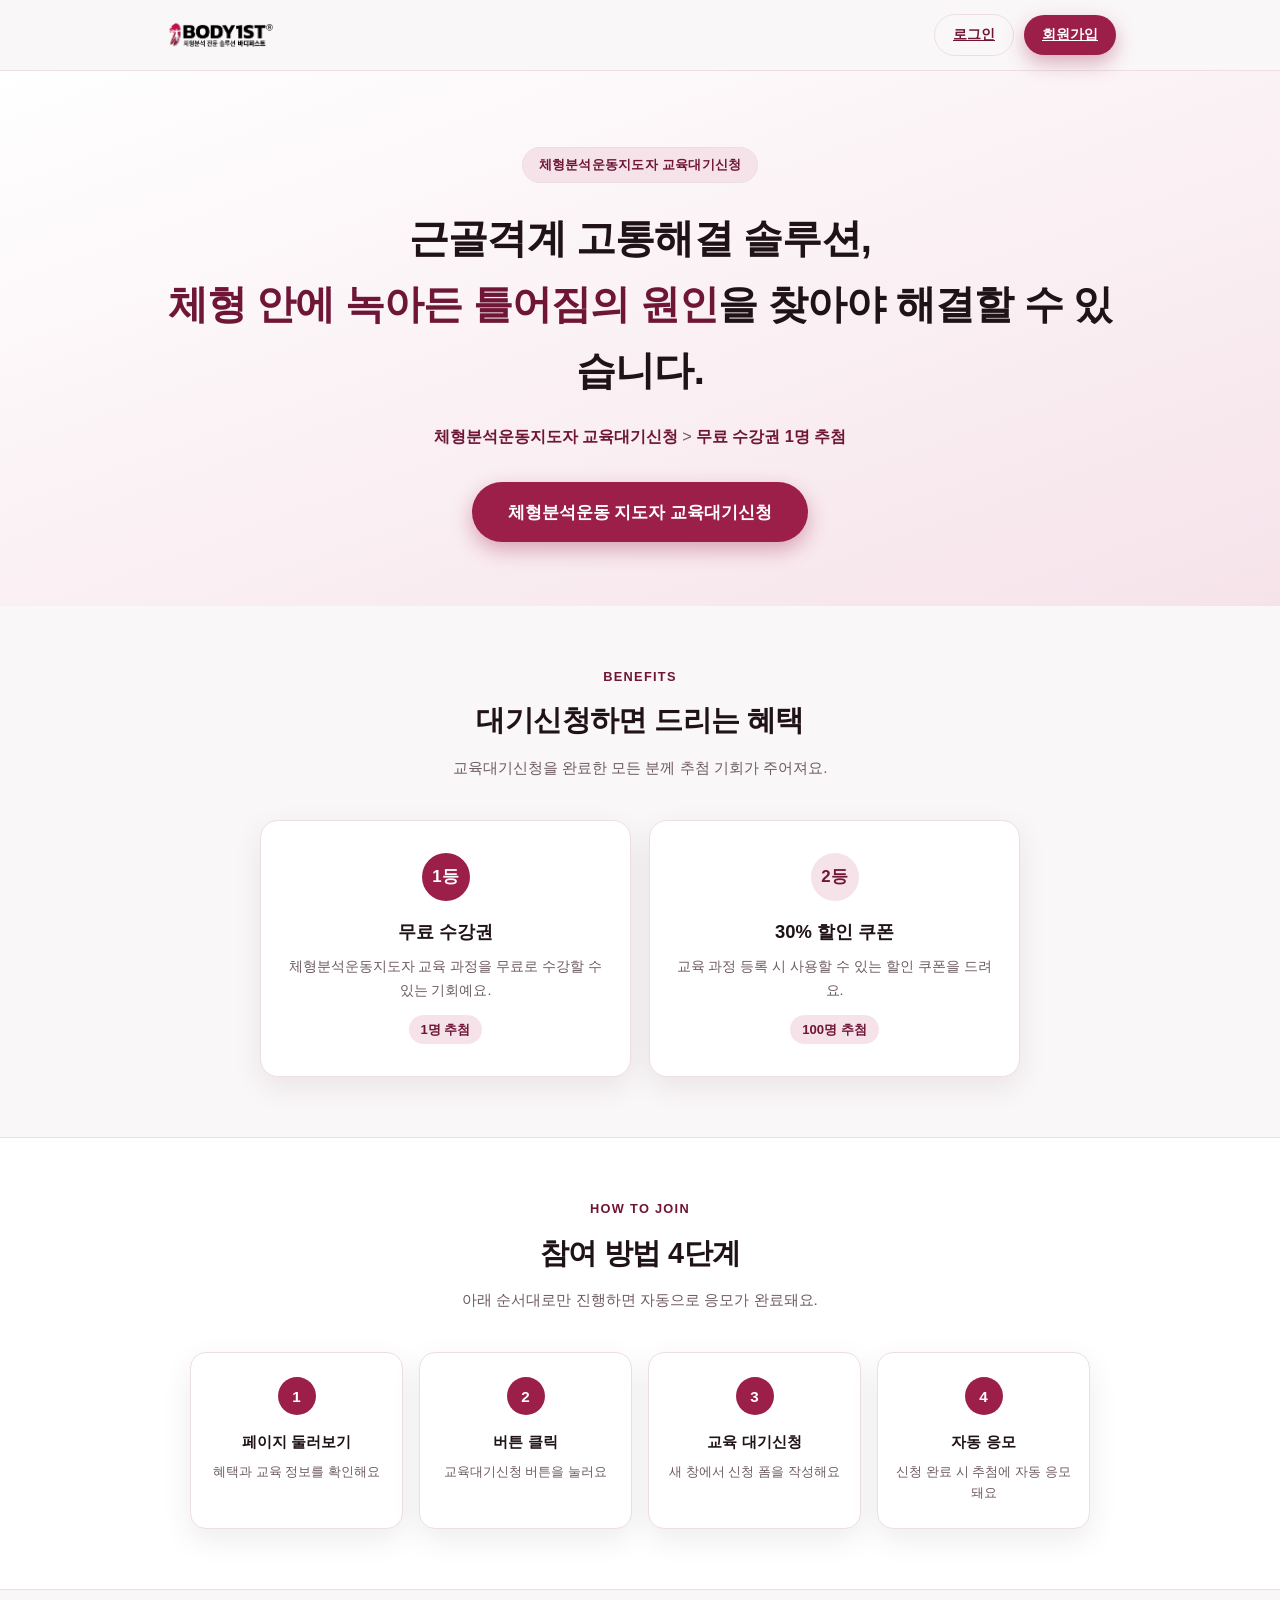
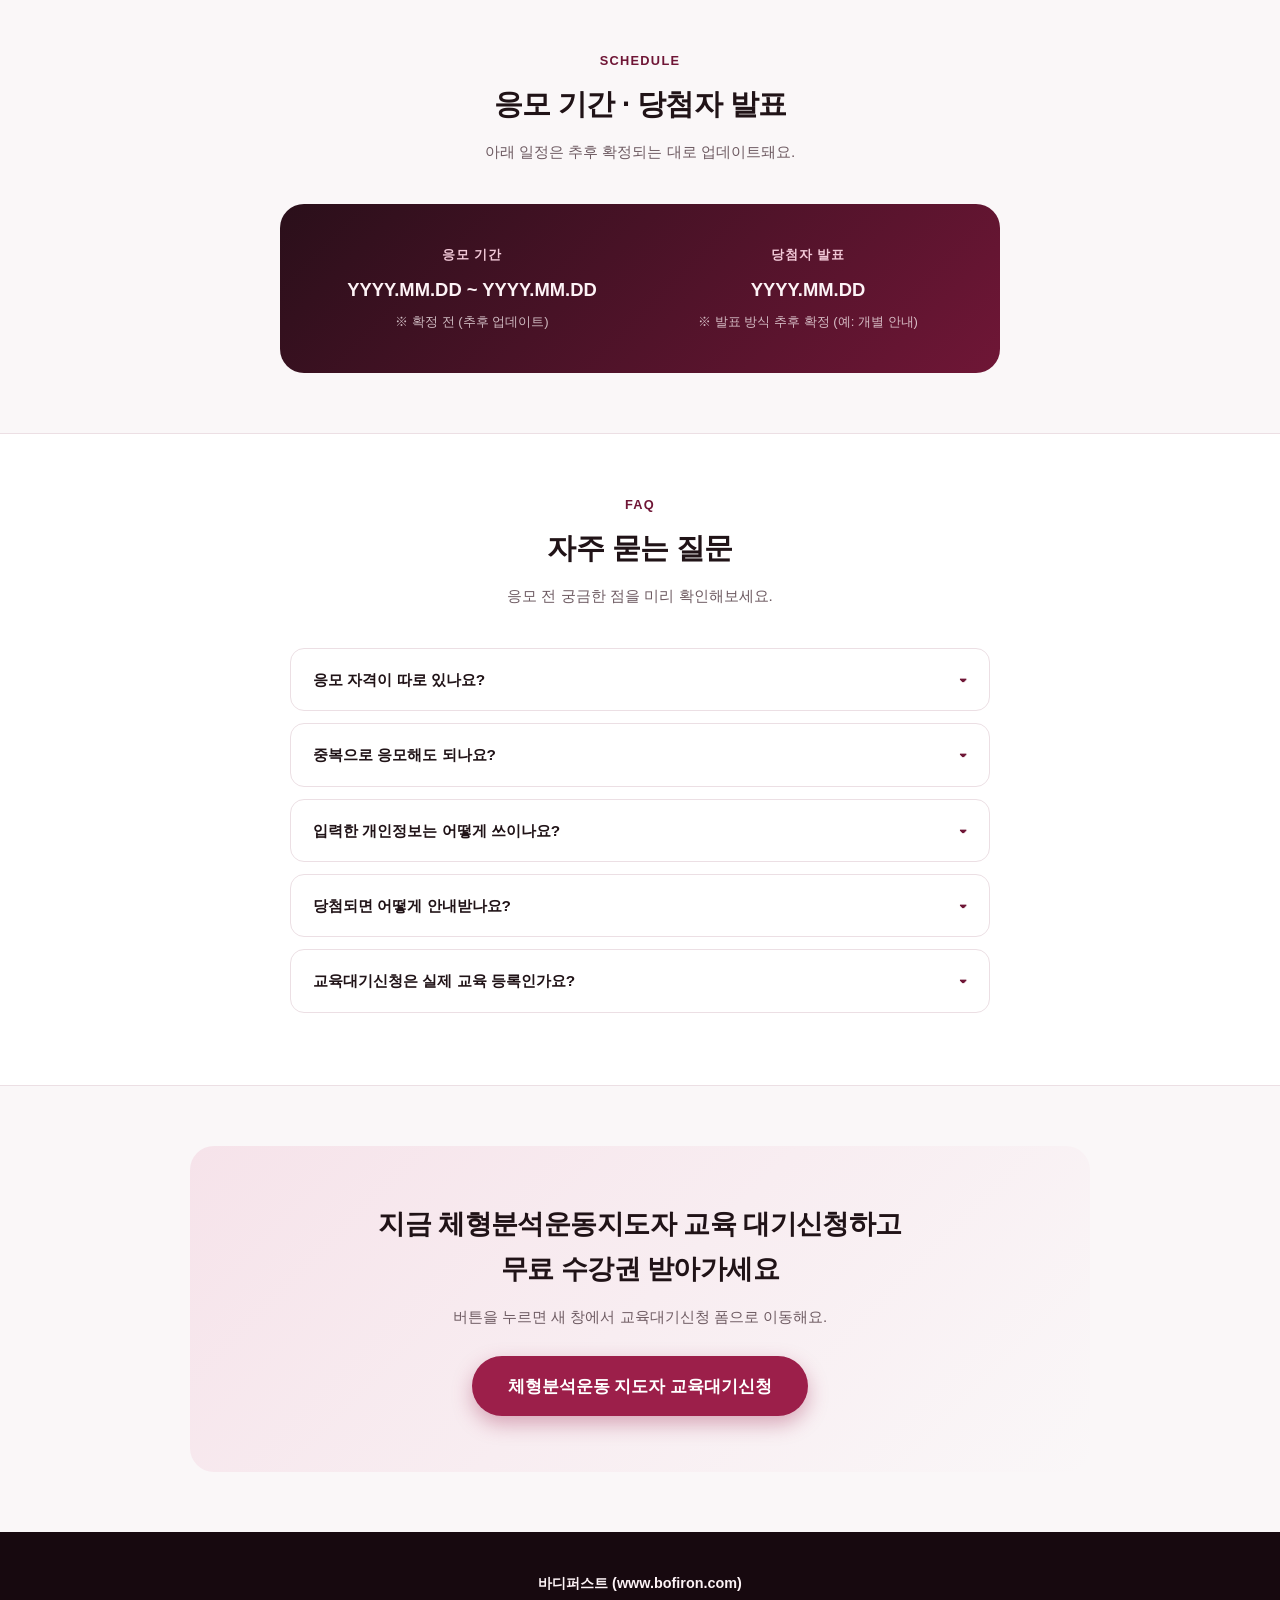
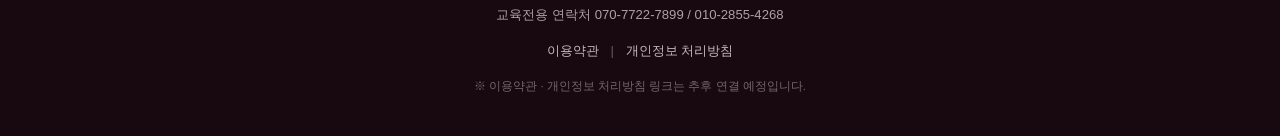
<file: index.html>
<!DOCTYPE html>
<html lang="ko">
<head>
<meta charset="UTF-8">
<meta name="viewport" content="width=device-width, initial-scale=1.0">
<title>체형분석운동지도자 교육대기신청 | BODY1ST</title>
<style>
  :root {
    --bg: #faf7f8;
    --bg-alt: #ffffff;
    --ink: #201317;
    --ink-soft: #6e5b62;
    --accent: #9c1f4a;
    --accent-soft: #f6e3ea;
    --accent-deep: #6f1636;
    --line: #ecdfe4;
    --radius: 18px;
    --shadow: 0 10px 30px rgba(32, 19, 23, 0.08);
  }

  * { box-sizing: border-box; }
  html { scroll-behavior: smooth; }

  body {
    margin: 0;
    font-family: "Pretendard", "Apple SD Gothic Neo", "Malgun Gothic", sans-serif;
    background: var(--bg);
    color: var(--ink);
    line-height: 1.65;
  }

  a { color: inherit; }

  .wrap {
    max-width: 1000px;
    margin: 0 auto;
    padding: 0 24px;
  }

  /* Header */
  header {
    position: sticky;
    top: 0;
    z-index: 50;
    background: rgba(250, 247, 248, 0.92);
    backdrop-filter: blur(8px);
    border-bottom: 1px solid var(--line);
  }

  .nav {
    display: flex;
    align-items: center;
    justify-content: space-between;
    padding: 14px 24px;
    max-width: 1000px;
    margin: 0 auto;
  }

  .nav img {
    height: 24px;
    display: block;
  }

  .btn {
    padding: 12px 22px;
    border-radius: 999px;
    font-size: 0.92rem;
    font-weight: 700;
    cursor: pointer;
    border: none;
    transition: transform 0.15s ease, box-shadow 0.15s ease, background 0.15s ease;
  }

  .btn:active { transform: scale(0.97); }

  .btn-primary {
    background: var(--accent);
    color: #fff;
    box-shadow: 0 8px 20px rgba(156, 31, 74, 0.35);
  }

  .btn-primary:hover { background: var(--accent-deep); }

  .btn-outline {
    background: transparent;
    color: var(--accent-deep);
    border: 1px solid var(--line);
    box-shadow: none;
  }

  .btn-outline:hover { background: var(--accent-soft); }

  .nav-actions {
    display: flex;
    align-items: center;
    gap: 10px;
  }

  .btn-sm {
    padding: 9px 18px;
    font-size: 0.85rem;
  }

  .btn-big {
    padding: 18px 36px;
    font-size: 1.08rem;
  }

  /* Hero */
  .hero {
    padding: 76px 24px 64px;
    text-align: center;
    background: linear-gradient(160deg, #fff 0%, var(--accent-soft) 100%);
  }

  .hero .eyebrow {
    display: inline-block;
    font-size: 0.82rem;
    color: var(--accent-deep);
    background: var(--accent-soft);
    border: 1px solid var(--line);
    padding: 6px 16px;
    border-radius: 999px;
    font-weight: 700;
    letter-spacing: 0.02em;
    margin-bottom: 22px;
  }

  .hero h1 {
    font-size: clamp(1.7rem, 4.2vw, 2.5rem);
    letter-spacing: -0.02em;
    margin: 0 0 20px;
    font-weight: 800;
  }

  .hero h1 .highlight { color: var(--accent-deep); }

  .hero .subcopy {
    font-size: 1.02rem;
    font-weight: 700;
    color: var(--accent-deep);
    margin: 0 0 32px;
  }

  .hero .subcopy .arrow { color: var(--ink-soft); font-weight: 500; margin: 0 4px; }

  /* Section shared */
  section { padding: 60px 24px; }

  .section-head {
    text-align: center;
    max-width: 620px;
    margin: 0 auto 40px;
  }

  .section-tag {
    font-size: 0.8rem;
    font-weight: 700;
    color: var(--accent-deep);
    text-transform: uppercase;
    letter-spacing: 0.1em;
    margin-bottom: 10px;
  }

  .section-head h2 {
    font-size: clamp(1.4rem, 3vw, 1.8rem);
    letter-spacing: -0.02em;
    margin: 0 0 10px;
  }

  .section-head p {
    color: var(--ink-soft);
    font-size: 0.96rem;
    margin: 0;
  }

  /* Benefit cards */
  .benefit-grid {
    display: grid;
    grid-template-columns: repeat(auto-fit, minmax(260px, 1fr));
    gap: 18px;
    max-width: 760px;
    margin: 0 auto;
  }

  .benefit-card {
    background: var(--bg-alt);
    border: 1px solid var(--line);
    border-radius: var(--radius);
    padding: 32px 26px;
    text-align: center;
    box-shadow: var(--shadow);
    position: relative;
  }

  .benefit-card .rank {
    display: inline-flex;
    align-items: center;
    justify-content: center;
    width: 48px;
    height: 48px;
    border-radius: 50%;
    background: var(--accent-soft);
    color: var(--accent-deep);
    font-weight: 800;
    font-size: 1.05rem;
    margin-bottom: 16px;
  }

  .benefit-card.first .rank { background: var(--accent); color: #fff; }

  .benefit-card h3 {
    margin: 0 0 8px;
    font-size: 1.15rem;
  }

  .benefit-card p {
    margin: 0;
    color: var(--ink-soft);
    font-size: 0.9rem;
  }

  .benefit-card .count {
    display: inline-block;
    margin-top: 12px;
    font-size: 0.82rem;
    font-weight: 700;
    color: var(--accent-deep);
    background: var(--accent-soft);
    padding: 4px 12px;
    border-radius: 999px;
  }

  /* Steps */
  .steps {
    display: grid;
    grid-template-columns: repeat(auto-fit, minmax(150px, 1fr));
    gap: 16px;
    max-width: 900px;
    margin: 0 auto;
  }

  .step-card {
    background: var(--bg-alt);
    border: 1px solid var(--line);
    border-radius: 16px;
    padding: 24px 18px;
    text-align: center;
    box-shadow: var(--shadow);
  }

  .step-card .circle {
    width: 38px;
    height: 38px;
    margin: 0 auto 14px;
    border-radius: 50%;
    background: var(--accent);
    color: #fff;
    display: flex;
    align-items: center;
    justify-content: center;
    font-weight: 700;
    font-size: 0.95rem;
  }

  .step-card h4 {
    margin: 0 0 6px;
    font-size: 0.96rem;
  }

  .step-card p {
    margin: 0;
    font-size: 0.82rem;
    color: var(--ink-soft);
  }

  /* Period highlight box */
  .period-box {
    max-width: 720px;
    margin: 0 auto;
    background: linear-gradient(135deg, #2a0f1a, #6f1636);
    color: #fdf3f6;
    border-radius: 24px;
    padding: 40px 36px;
    display: grid;
    grid-template-columns: 1fr 1fr;
    gap: 24px;
    text-align: center;
  }

  @media (max-width: 560px) {
    .period-box { grid-template-columns: 1fr; }
  }

  .period-box .item .label {
    font-size: 0.8rem;
    font-weight: 700;
    letter-spacing: 0.06em;
    text-transform: uppercase;
    color: #f2c9d8;
    margin-bottom: 10px;
  }

  .period-box .item .value {
    font-size: 1.15rem;
    font-weight: 800;
  }

  .period-box .item .note {
    font-size: 0.82rem;
    color: rgba(253,243,246,0.75);
    margin-top: 6px;
  }

  /* FAQ accordion */
  .faq-box {
    max-width: 700px;
    margin: 0 auto;
  }

  .faq-item {
    background: var(--bg-alt);
    border: 1px solid var(--line);
    border-radius: 14px;
    margin-bottom: 12px;
    overflow: hidden;
  }

  .faq-q {
    display: flex;
    align-items: center;
    justify-content: space-between;
    padding: 18px 22px;
    cursor: pointer;
    font-weight: 700;
    font-size: 0.96rem;
    user-select: none;
  }

  .faq-q .arrow {
    color: var(--accent-deep);
    transition: transform 0.25s;
    flex-shrink: 0;
    margin-left: 12px;
  }

  .faq-item.open .faq-q .arrow { transform: rotate(180deg); }

  .faq-a {
    max-height: 0;
    overflow: hidden;
    transition: max-height 0.25s ease;
  }

  .faq-a p {
    margin: 0;
    padding: 0 22px 20px;
    color: var(--ink-soft);
    font-size: 0.9rem;
  }

  /* Final CTA */
  .final-cta {
    text-align: center;
    background: linear-gradient(135deg, var(--accent-soft), var(--bg));
    border-radius: 24px;
    max-width: 900px;
    margin: 0 auto;
    padding: 56px 32px;
  }

  .final-cta h2 {
    font-size: clamp(1.3rem, 3vw, 1.7rem);
    margin: 0 0 14px;
    letter-spacing: -0.02em;
  }

  .final-cta p {
    color: var(--ink-soft);
    margin: 0 0 26px;
    font-size: 0.94rem;
  }

  /* Footer */
  footer {
    background: #17090f;
    color: rgba(253,243,246,0.65);
    text-align: center;
    padding: 40px 24px;
    font-size: 0.82rem;
  }

  footer .foot-brand {
    font-weight: 700;
    color: #fdf3f6;
    margin-bottom: 8px;
    font-size: 0.9rem;
  }

  footer .foot-contact {
    margin-bottom: 14px;
  }

  footer .foot-links a {
    text-decoration: none;
    color: rgba(253,243,246,0.75);
  }

  footer .foot-links span.sep {
    margin: 0 8px;
    color: rgba(253,243,246,0.35);
  }

  footer .foot-links a:hover { color: #fff; }

  .placeholder-note {
    font-size: 0.72rem;
    color: rgba(253,243,246,0.4);
    margin-top: 16px;
  }
</style>
</head>
<body>

<header>
  <div class="nav">
    <img src="assets/body1st_logo_black.png" alt="BODY1ST">
    <div class="nav-actions">
      <a class="btn btn-outline btn-sm" href="login.html">로그인</a>
      <a class="btn btn-primary btn-sm" href="signup.html">회원가입</a>
    </div>
  </div>
</header>

<section class="hero">
  <div class="wrap">
    <span class="eyebrow">체형분석운동지도자 교육대기신청</span>
    <h1>근골격계 고통해결 솔루션,<br><span class="highlight">체형 안에 녹아든 틀어짐의 원인</span>을 찾아야 해결할 수 있습니다.</h1>
    <p class="subcopy">체형분석운동지도자 교육대기신청<span class="arrow">&gt;</span>무료 수강권 1명 추첨</p>
    <button class="btn btn-primary btn-big" id="mainCtaBtn">체형분석운동 지도자 교육대기신청</button>
  </div>
</section>

<section id="benefits">
  <div class="wrap">
    <div class="section-head">
      <div class="section-tag">Benefits</div>
      <h2>대기신청하면 드리는 혜택</h2>
      <p>교육대기신청을 완료한 모든 분께 추첨 기회가 주어져요.</p>
    </div>
    <div class="benefit-grid">
      <div class="benefit-card first">
        <div class="rank">1등</div>
        <h3>무료 수강권</h3>
        <p>체형분석운동지도자 교육 과정을 무료로 수강할 수 있는 기회예요.</p>
        <span class="count">1명 추첨</span>
      </div>
      <div class="benefit-card">
        <div class="rank">2등</div>
        <h3>30% 할인 쿠폰</h3>
        <p>교육 과정 등록 시 사용할 수 있는 할인 쿠폰을 드려요.</p>
        <span class="count">100명 추첨</span>
      </div>
    </div>
  </div>
</section>

<section style="background: var(--bg-alt); border-top:1px solid var(--line); border-bottom:1px solid var(--line);">
  <div class="wrap">
    <div class="section-head">
      <div class="section-tag">How To Join</div>
      <h2>참여 방법 4단계</h2>
      <p>아래 순서대로만 진행하면 자동으로 응모가 완료돼요.</p>
    </div>
    <div class="steps">
      <div class="step-card">
        <div class="circle">1</div>
        <h4>페이지 둘러보기</h4>
        <p>혜택과 교육 정보를 확인해요</p>
      </div>
      <div class="step-card">
        <div class="circle">2</div>
        <h4>버튼 클릭</h4>
        <p>교육대기신청 버튼을 눌러요</p>
      </div>
      <div class="step-card">
        <div class="circle">3</div>
        <h4>교육 대기신청</h4>
        <p>새 창에서 신청 폼을 작성해요</p>
      </div>
      <div class="step-card">
        <div class="circle">4</div>
        <h4>자동 응모</h4>
        <p>신청 완료 시 추첨에 자동 응모돼요</p>
      </div>
    </div>
  </div>
</section>

<section>
  <div class="wrap">
    <div class="section-head">
      <div class="section-tag">Schedule</div>
      <h2>응모 기간 · 당첨자 발표</h2>
      <p>아래 일정은 추후 확정되는 대로 업데이트돼요.</p>
    </div>
    <div class="period-box">
      <div class="item">
        <div class="label">응모 기간</div>
        <div class="value">YYYY.MM.DD ~ YYYY.MM.DD</div>
        <div class="note">※ 확정 전 (추후 업데이트)</div>
      </div>
      <div class="item">
        <div class="label">당첨자 발표</div>
        <div class="value">YYYY.MM.DD</div>
        <div class="note">※ 발표 방식 추후 확정 (예: 개별 안내)</div>
      </div>
    </div>
  </div>
</section>

<section id="faq" style="background: var(--bg-alt); border-top:1px solid var(--line); border-bottom:1px solid var(--line);">
  <div class="wrap">
    <div class="section-head">
      <div class="section-tag">FAQ</div>
      <h2>자주 묻는 질문</h2>
      <p>응모 전 궁금한 점을 미리 확인해보세요.</p>
    </div>
    <div class="faq-box">
      <div class="faq-item">
        <div class="faq-q"><span>응모 자격이 따로 있나요?</span><span class="arrow">▾</span></div>
        <div class="faq-a"><p>내용 추후 업데이트예정입니다.</p></div>
      </div>
      <div class="faq-item">
        <div class="faq-q"><span>중복으로 응모해도 되나요?</span><span class="arrow">▾</span></div>
        <div class="faq-a"><p>내용 추후 업데이트예정입니다.</p></div>
      </div>
      <div class="faq-item">
        <div class="faq-q"><span>입력한 개인정보는 어떻게 쓰이나요?</span><span class="arrow">▾</span></div>
        <div class="faq-a"><p>내용 추후 업데이트예정입니다.</p></div>
      </div>
      <div class="faq-item">
        <div class="faq-q"><span>당첨되면 어떻게 안내받나요?</span><span class="arrow">▾</span></div>
        <div class="faq-a"><p>내용 추후 업데이트예정입니다.</p></div>
      </div>
      <div class="faq-item">
        <div class="faq-q"><span>교육대기신청은 실제 교육 등록인가요?</span><span class="arrow">▾</span></div>
        <div class="faq-a"><p>내용 추후 업데이트예정입니다.</p></div>
      </div>
    </div>
  </div>
</section>

<section>
  <div class="wrap">
    <div class="final-cta">
      <h2>지금 체형분석운동지도자 교육 대기신청하고<br>무료 수강권 받아가세요</h2>
      <p>버튼을 누르면 새 창에서 교육대기신청 폼으로 이동해요.</p>
      <button class="btn btn-primary btn-big" id="finalCtaBtn">체형분석운동 지도자 교육대기신청</button>
    </div>
  </div>
</section>

<footer>
  <div class="foot-brand">바디퍼스트 (www.bofiron.com)</div>
  <div class="foot-contact">교육전용 연락처 070-7722-7899 / 010-2855-4268</div>
  <div class="foot-links">
    <a href="#">이용약관</a>
    <span class="sep">|</span>
    <a href="#">개인정보 처리방침</a>
  </div>
  <div class="placeholder-note">※ 이용약관 · 개인정보 처리방침 링크는 추후 연결 예정입니다.</div>
</footer>

<script>
  // 구글 폼 URL — 추후 실제 링크로 교체
  const GOOGLE_FORM_URL = "#";

  ["mainCtaBtn", "finalCtaBtn"].forEach(id => {
    document.getElementById(id).addEventListener("click", () => {
      window.open(GOOGLE_FORM_URL, "_blank");
    });
  });

  // FAQ 아코디언
  document.querySelectorAll(".faq-item").forEach(item => {
    const q = item.querySelector(".faq-q");
    const a = item.querySelector(".faq-a");
    q.addEventListener("click", () => {
      const isOpen = item.classList.contains("open");
      document.querySelectorAll(".faq-item").forEach(other => {
        other.classList.remove("open");
        other.querySelector(".faq-a").style.maxHeight = null;
      });
      if (!isOpen) {
        item.classList.add("open");
        a.style.maxHeight = a.scrollHeight + "px";
      }
    });
  });
</script>

</body>
</html>
</file>
